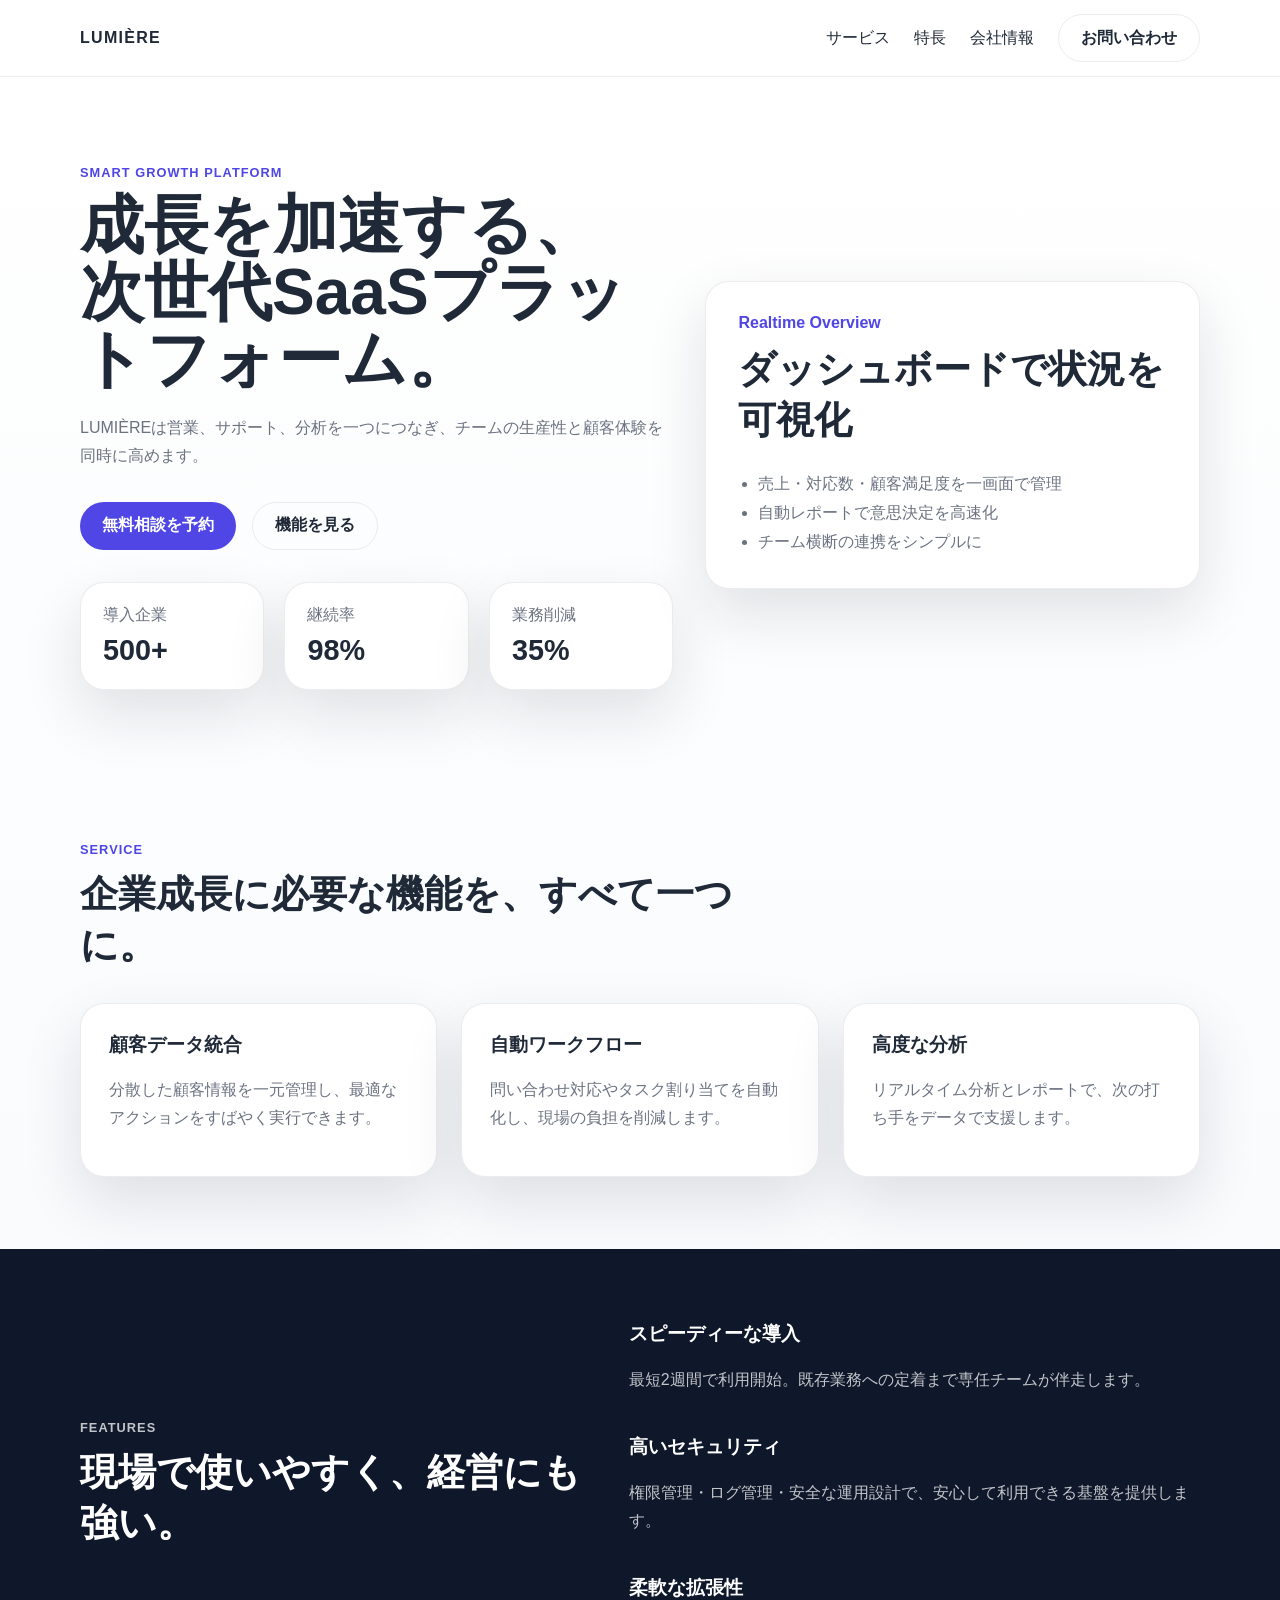
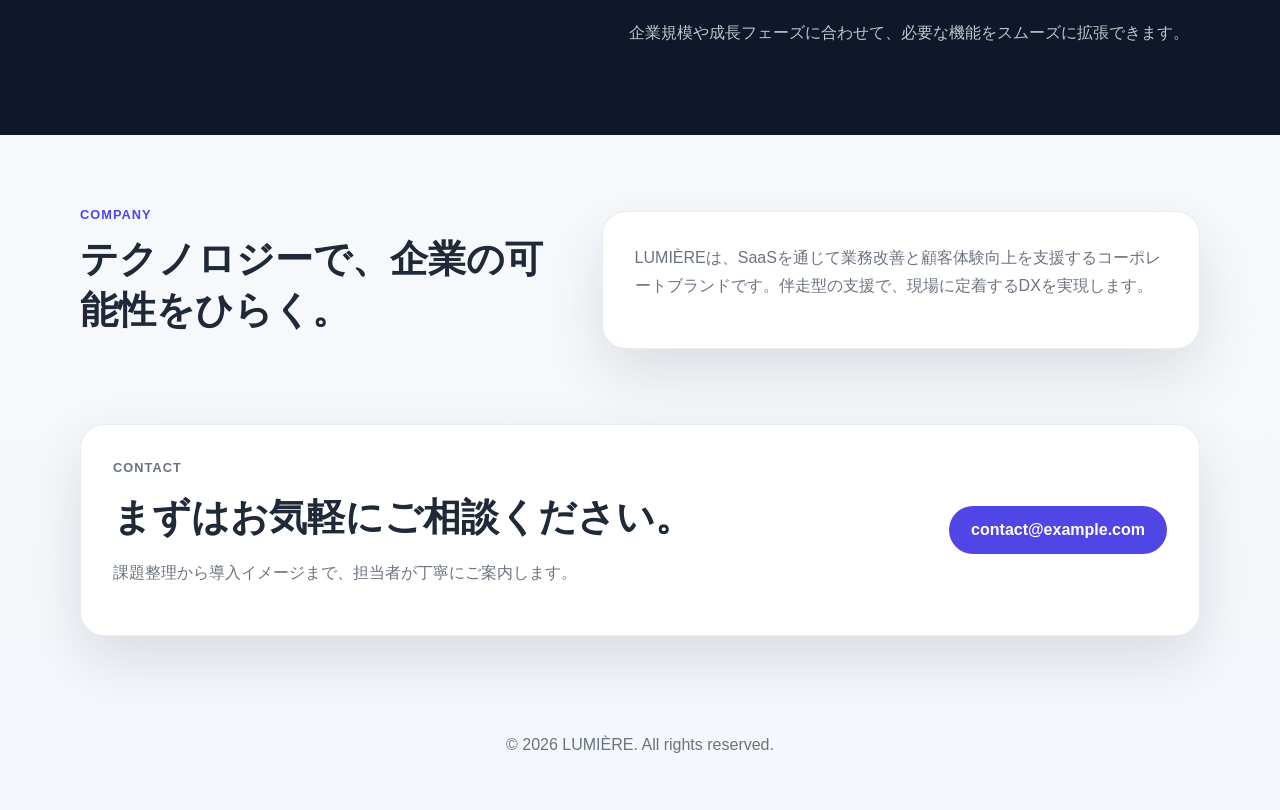
<file: index.html>
<!DOCTYPE html>
<html lang="ja">
  <head>
    <meta charset="UTF-8" />
    <meta name="viewport" content="width=device-width, initial-scale=1.0" />
    <title>LUMIÈRE | SaaSコーポレートサイト</title>
    <meta
      name="description"
      content="LUMIÈREは業務効率化と顧客体験向上を支援するSaaSプラットフォームです。"
    />
    <link rel="stylesheet" href="./styles.css" />
  </head>
  <body>
    <header class="header">
      <div class="container nav">
        <a class="logo" href="#top">LUMIÈRE</a>
        <button
          class="menu-toggle"
          type="button"
          aria-expanded="false"
          aria-controls="global-nav"
          aria-label="メニューを開く"
        >
          <span></span>
          <span></span>
          <span></span>
        </button>
        <nav id="global-nav" class="nav-links">
          <a href="#service">サービス</a>
          <a href="#features">特長</a>
          <a href="#company">会社情報</a>
          <a href="#contact" class="button button-secondary">お問い合わせ</a>
        </nav>
      </div>
    </header>

    <main id="top">
      <section class="hero">
        <div class="container hero-grid">
          <div class="hero-copy">
            <p class="eyebrow">SMART GROWTH PLATFORM</p>
            <h1>成長を加速する、<br />次世代SaaSプラットフォーム。</h1>
            <p class="lead">
              LUMIÈREは営業、サポート、分析を一つにつなぎ、チームの生産性と顧客体験を同時に高めます。
            </p>
            <div class="hero-actions">
              <a href="#contact" class="button">無料相談を予約</a>
              <a href="#features" class="button button-ghost">機能を見る</a>
            </div>
            <dl class="stats">
              <div>
                <dt>導入企業</dt>
                <dd>500+</dd>
              </div>
              <div>
                <dt>継続率</dt>
                <dd>98%</dd>
              </div>
              <div>
                <dt>業務削減</dt>
                <dd>35%</dd>
              </div>
            </dl>
          </div>
          <div class="hero-card">
            <div class="dashboard-card">
              <p class="card-label">Realtime Overview</p>
              <h2>ダッシュボードで状況を可視化</h2>
              <ul>
                <li>売上・対応数・顧客満足度を一画面で管理</li>
                <li>自動レポートで意思決定を高速化</li>
                <li>チーム横断の連携をシンプルに</li>
              </ul>
            </div>
          </div>
        </div>
      </section>

      <section id="service" class="section">
        <div class="container">
          <div class="section-heading">
            <p class="eyebrow">SERVICE</p>
            <h2>企業成長に必要な機能を、すべて一つに。</h2>
          </div>
          <div class="cards">
            <article class="card">
              <h3>顧客データ統合</h3>
              <p>分散した顧客情報を一元管理し、最適なアクションをすばやく実行できます。</p>
            </article>
            <article class="card">
              <h3>自動ワークフロー</h3>
              <p>問い合わせ対応やタスク割り当てを自動化し、現場の負担を削減します。</p>
            </article>
            <article class="card">
              <h3>高度な分析</h3>
              <p>リアルタイム分析とレポートで、次の打ち手をデータで支援します。</p>
            </article>
          </div>
        </div>
      </section>

      <section id="features" class="section section-accent">
        <div class="container feature-grid">
          <div>
            <p class="eyebrow">FEATURES</p>
            <h2>現場で使いやすく、経営にも強い。</h2>
          </div>
          <div class="feature-list">
            <article>
              <h3>スピーディーな導入</h3>
              <p>最短2週間で利用開始。既存業務への定着まで専任チームが伴走します。</p>
            </article>
            <article>
              <h3>高いセキュリティ</h3>
              <p>権限管理・ログ管理・安全な運用設計で、安心して利用できる基盤を提供します。</p>
            </article>
            <article>
              <h3>柔軟な拡張性</h3>
              <p>企業規模や成長フェーズに合わせて、必要な機能をスムーズに拡張できます。</p>
            </article>
          </div>
        </div>
      </section>

      <section id="company" class="section">
        <div class="container company-grid">
          <div>
            <p class="eyebrow">COMPANY</p>
            <h2>テクノロジーで、企業の可能性をひらく。</h2>
          </div>
          <div class="company-panel">
            <p>
              LUMIÈREは、SaaSを通じて業務改善と顧客体験向上を支援するコーポレートブランドです。伴走型の支援で、現場に定着するDXを実現します。
            </p>
          </div>
        </div>
      </section>

      <section id="contact" class="section cta">
        <div class="container cta-box">
          <div>
            <p class="eyebrow">CONTACT</p>
            <h2>まずはお気軽にご相談ください。</h2>
            <p>課題整理から導入イメージまで、担当者が丁寧にご案内します。</p>
          </div>
          <a class="button" href="mailto:contact@example.com">contact@example.com</a>
        </div>
      </section>
    </main>

    <footer class="footer">
      <div class="container footer-inner">
        <p>© <span id="current-year"></span> LUMIÈRE. All rights reserved.</p>
      </div>
    </footer>

    <script src="./script.js"></script>
  </body>
</html>
</file>
<file: styles.css>
:root {
  --bg: #f4f7fb;
  --surface: #ffffff;
  --surface-alt: #0f172a;
  --text: #1f2937;
  --muted: #6b7280;
  --primary: #4f46e5;
  --primary-dark: #312e81;
  --border: rgba(15, 23, 42, 0.08);
  --shadow: 0 24px 60px rgba(15, 23, 42, 0.12);
}

* {
  box-sizing: border-box;
}

html {
  scroll-behavior: smooth;
}

body {
  margin: 0;
  font-family: -apple-system, BlinkMacSystemFont, "Segoe UI", sans-serif;
  color: var(--text);
  background: linear-gradient(180deg, #ffffff 0%, var(--bg) 100%);
}

a {
  color: inherit;
  text-decoration: none;
}

.container {
  width: min(1120px, calc(100% - 48px));
  margin: 0 auto;
}

.header {
  position: sticky;
  top: 0;
  z-index: 10;
  backdrop-filter: blur(16px);
  background: rgba(255, 255, 255, 0.85);
  border-bottom: 1px solid var(--border);
}

.nav {
  display: flex;
  align-items: center;
  justify-content: space-between;
  min-height: 76px;
}

.logo {
  font-weight: 800;
  letter-spacing: 0.08em;
}

.nav-links {
  display: flex;
  align-items: center;
  gap: 24px;
}

.menu-toggle {
  display: none;
  border: 0;
  background: transparent;
  padding: 0;
  cursor: pointer;
}

.menu-toggle span {
  display: block;
  width: 24px;
  height: 2px;
  margin: 5px 0;
  background: var(--text);
}

.hero {
  padding: 88px 0 64px;
}

.hero-grid,
.company-grid,
.feature-grid,
.cta-box {
  display: grid;
  gap: 32px;
  align-items: center;
}

.hero-grid {
  grid-template-columns: 1.2fr 1fr;
}

.eyebrow {
  margin: 0 0 12px;
  color: var(--primary);
  font-weight: 700;
  letter-spacing: 0.08em;
  font-size: 0.8rem;
}

h1,
h2,
h3,
p {
  margin-top: 0;
}

h1 {
  font-size: clamp(2.4rem, 5vw, 4.5rem);
  line-height: 1.05;
  margin-bottom: 20px;
}

h2 {
  font-size: clamp(1.9rem, 3vw, 3rem);
  margin-bottom: 16px;
}

.lead,
.card p,
.feature-list p,
.company-panel p,
.cta-box p {
  color: var(--muted);
  line-height: 1.75;
}

.hero-actions {
  display: flex;
  flex-wrap: wrap;
  gap: 16px;
  margin: 32px 0;
}

.button {
  display: inline-flex;
  align-items: center;
  justify-content: center;
  min-height: 48px;
  padding: 0 22px;
  border-radius: 999px;
  background: var(--primary);
  color: #ffffff;
  font-weight: 600;
  transition: transform 0.2s ease, box-shadow 0.2s ease;
}

.button:hover,
.button:focus-visible {
  transform: translateY(-1px);
  box-shadow: 0 16px 28px rgba(79, 70, 229, 0.28);
}

.button-secondary,
.button-ghost {
  background: transparent;
  color: var(--text);
  border: 1px solid var(--border);
}

.stats {
  display: grid;
  grid-template-columns: repeat(3, minmax(0, 1fr));
  gap: 20px;
}

.stats div,
.card,
.dashboard-card,
.company-panel,
.cta-box {
  background: var(--surface);
  border: 1px solid var(--border);
  border-radius: 24px;
  box-shadow: var(--shadow);
}

.stats div {
  padding: 22px;
}

.stats dt {
  color: var(--muted);
  margin-bottom: 8px;
}

.stats dd {
  margin: 0;
  font-size: 1.8rem;
  font-weight: 800;
}

.dashboard-card,
.company-panel,
.cta-box {
  padding: 32px;
}

.card-label {
  color: var(--primary);
  font-weight: 700;
  margin-bottom: 12px;
}

.dashboard-card ul {
  margin: 24px 0 0;
  padding-left: 20px;
  color: var(--muted);
  line-height: 1.8;
}

.section {
  padding: 72px 0;
}

.section-heading {
  max-width: 720px;
  margin-bottom: 32px;
}

.cards {
  display: grid;
  grid-template-columns: repeat(3, minmax(0, 1fr));
  gap: 24px;
}

.card {
  padding: 28px;
}

.section-accent {
  background: var(--surface-alt);
  color: #ffffff;
}

.section-accent .eyebrow,
.section-accent p {
  color: rgba(255, 255, 255, 0.75);
}

.feature-grid {
  grid-template-columns: 0.95fr 1.05fr;
}

.feature-list {
  display: grid;
  gap: 24px;
}

.company-grid {
  grid-template-columns: 0.9fr 1.1fr;
}

.cta {
  padding-top: 0;
}

.cta-box {
  grid-template-columns: 1fr auto;
}

.footer {
  padding: 28px 0 40px;
}

.footer-inner {
  color: var(--muted);
  text-align: center;
}

@media (max-width: 900px) {
  .hero-grid,
  .cards,
  .feature-grid,
  .company-grid,
  .cta-box {
    grid-template-columns: 1fr;
  }

  .nav-links {
    position: absolute;
    top: 76px;
    right: 24px;
    left: 24px;
    display: none;
    flex-direction: column;
    align-items: stretch;
    padding: 20px;
    background: rgba(255, 255, 255, 0.98);
    border: 1px solid var(--border);
    border-radius: 20px;
    box-shadow: var(--shadow);
  }

  .nav-links.is-open {
    display: flex;
  }

  .menu-toggle {
    display: block;
  }
}

@media (max-width: 640px) {
  .container {
    width: min(100% - 32px, 1120px);
  }

  .hero {
    padding-top: 64px;
  }

  .stats {
    grid-template-columns: 1fr;
  }
}
</file>
